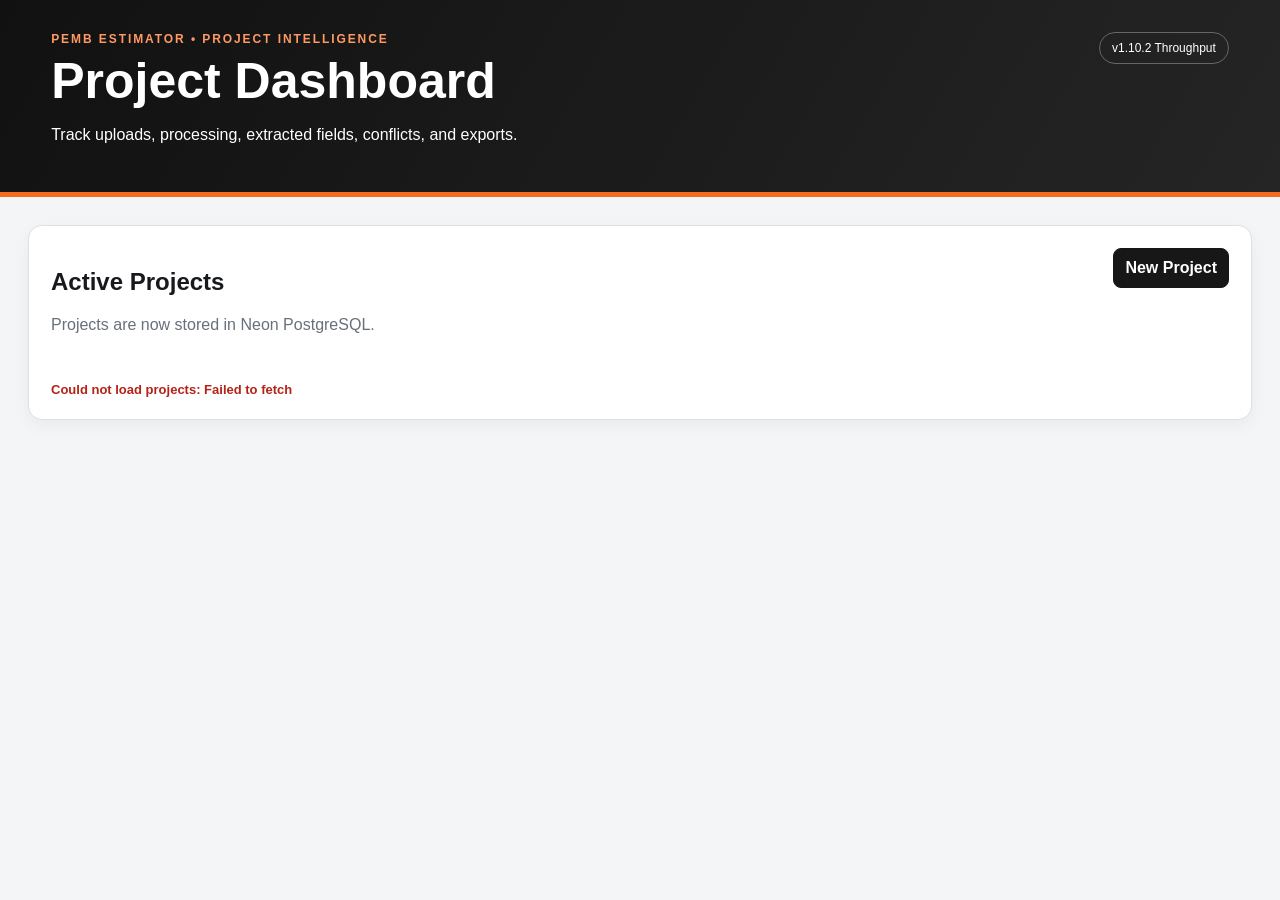
<file: frontend/index.html>
<!doctype html>
<html lang="en">
<head>
<meta charset="utf-8"><meta name="viewport" content="width=device-width,initial-scale=1">
<title>PEMB Projects</title><link rel="stylesheet" href="styles.css">
</head>
<body>
<header><div><div class="eyebrow">PEMB ESTIMATOR • PROJECT INTELLIGENCE</div><h1>Project Dashboard</h1><p>Track uploads, processing, extracted fields, conflicts, and exports.</p></div><div class="version">v1.10.2 Throughput</div></header>
<main>
<section class="panel">
<div class="toolbar"><div><h2>Active Projects</h2><p class="muted">Projects are now stored in Neon PostgreSQL.</p></div><button id="newProjectBtn">New Project</button></div>
<div id="projectForm" class="project-form hidden">
<label>Project Name<input id="name"></label><label>Customer<input id="customer"></label>
<label>Address<input id="address"></label><label>Bid Due<input id="bidDue" type="datetime-local"></label>
<div class="form-actions"><button id="saveProject">Create Project</button><button id="cancelProject" class="secondary">Cancel</button></div>
</div>
<div id="projectGrid" class="project-cards"></div>
<div id="dashboardMessage" class="analysis-status"></div>
</section>
</main>
<script src="dashboard.js"></script>
</body></html>
</file>
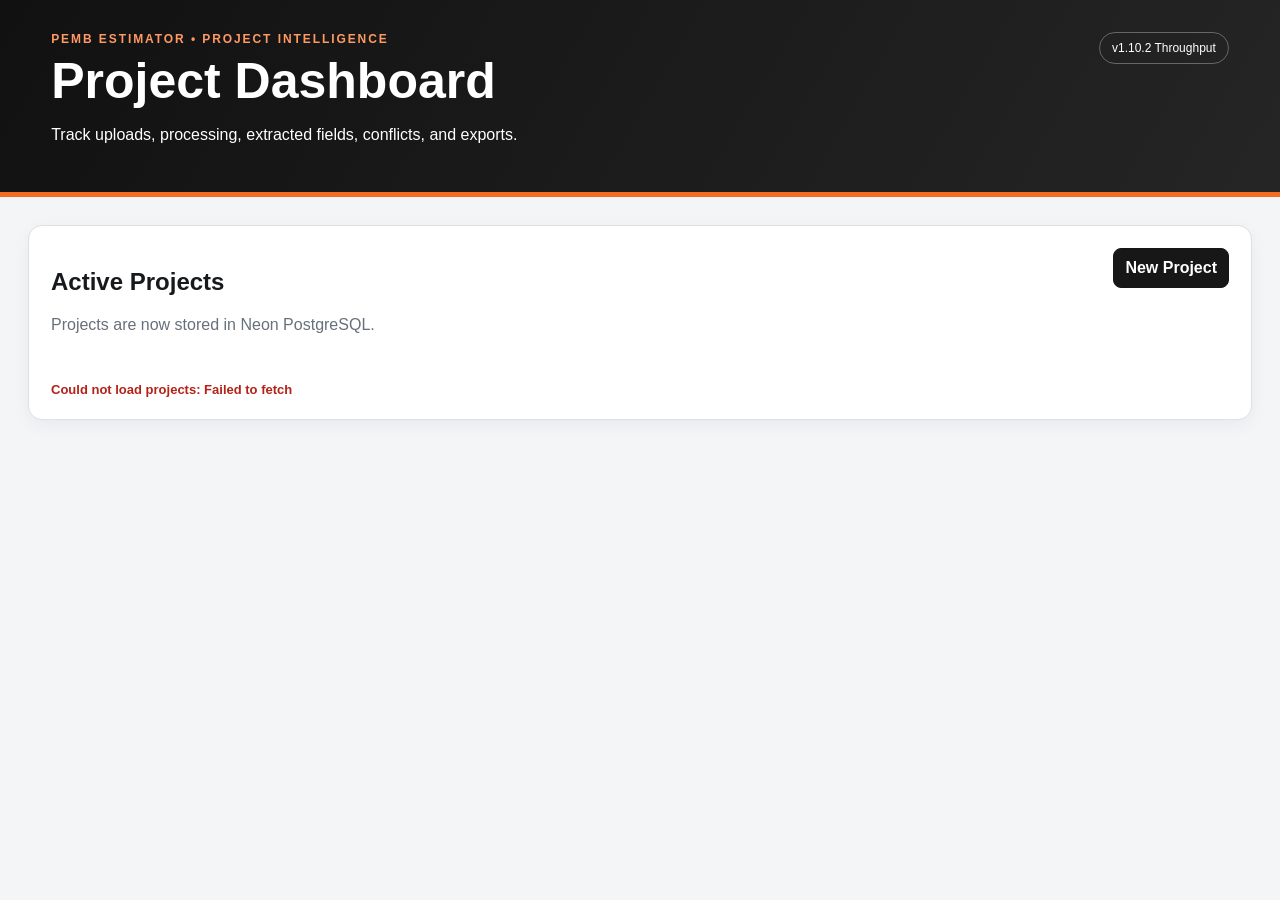
<file: frontend/project.html>
<!doctype html>
<html lang="en">
<head>
<meta charset="utf-8"><meta name="viewport" content="width=device-width,initial-scale=1">
<title>PEMB Estimator Review</title><link rel="stylesheet" href="styles.css">
</head>
<body>
<header><div><div class="eyebrow">PEMB ESTIMATOR • v1.10.2 THROUGHPUT</div><h1 id="projectTitle">Project Workspace</h1><p id="projectSubtitle">Loading project…</p></div><div><a class="button secondary" href="index.html">All Projects</a></div></header>
<main>
<section class="metrics">
<div class="metric"><span id="fileCount">0</span><small>Uploaded Files</small></div>
<div class="metric"><span id="fieldCount">0</span><small>Extracted Fields</small></div>
<div class="metric"><span id="conflictCount">0</span><small>Conflicts</small></div>
<div class="metric"><span id="missingCount">0</span><small>Missing Items</small></div>
<div class="metric"><span id="projectState">Draft</span><small>Project Status</small></div>
<div class="metric"><span id="pageCount">0</span><small>Indexed Pages</small></div>
<div class="metric"><span id="ocrCount">0</span><small>No Fields Found</small></div>
<div class="metric"><span id="reviewProgress">0%</span><small>Review Complete</small></div>
</section>

<section class="panel review-hero">
<div><h2>Estimator Review</h2><p class="muted">Review extracted values, resolve conflicts, and fill missing bid information. Click any field to inspect its source and edit it.</p></div>
<div class="review-actions"><button id="exportXlsx">Export Excel</button><button id="exportCsv" class="secondary">Export CSV</button><button id="exportZoho" class="secondary">Export Zoho CSV</button><button id="exportPdf" class="secondary">Export PDF</button><select id="categoryFilter"><option value="">All categories</option></select><select id="statusFilter"><option value="">All statuses</option><option value="review">Needs review</option><option value="accepted">Accepted</option><option value="conflict">Conflict</option></select></div>
</section>

<section>
<div class="panel">
<div class="toolbar"><div><h2>Project Data</h2><p class="muted">Source-backed PEMB estimating fields.</p></div><button id="refreshBtn" class="secondary">Refresh</button></div>
<div id="fieldCards" class="field-cards"></div>
</div>
</section>

<section class="panel">
<div class="toolbar"><div><h2>1. Upload Project Documents</h2><p class="muted">Specifications, drawings, addenda, insulation, and door information.</p></div><button id="clearFiles" class="secondary">Clear Selection</button></div>
<label class="dropzone" id="dropzone"><input id="fileInput" type="file" multiple accept=".pdf,.zip,.tif,.tiff,.png,.jpg,.jpeg,.docx,.xlsx,.dwg,.dxf"><strong>Drop project files here</strong><span>Division 05 and 13 are primary; relevant insulation, doors, architectural, and structural documents are also supported.</span></label>
<div class="upload-toolbar"><span class="muted">16 MB multipart upload</span><button id="uploadBtn">Upload Selected Files</button></div>
<div id="pendingFiles" class="file-list"></div><div id="uploadMessage" class="analysis-status"></div>
</section>
<section class="panel"><div class="toolbar"><div><h2>2. Uploaded Files</h2><p class="muted">Persistent source files associated with this project.</p></div></div><div id="storedFiles" class="stored-list"></div></section>
<section class="panel"><div class="toolbar"><div><h2>3. Processing</h2><p class="muted">Run analysis after all source files are uploaded.</p></div><button id="analyzeBtn">Start Analysis</button></div><div id="jobs" class="jobs empty">No processing jobs yet.</div><div id="jobMessage" class="analysis-status"></div><div class="analysis-grid"><div><h3>Inspection Summary</h3><div id="inspectionSummary" class="summary-list muted"></div></div><div><h3>Activity</h3><div id="activityFeed" class="activity-feed muted"></div></div></div></section>
</main>

<div id="fieldDrawer" class="drawer hidden" aria-hidden="true"><div class="drawer-backdrop" id="drawerBackdrop"></div><div class="drawer-panel"><div class="drawer-head"><div><div class="eyebrow">FIELD REVIEW</div><h2 id="drawerFieldName">Field</h2></div><button id="closeDrawer" class="secondary">Close</button></div><label>Value<textarea id="drawerValue" rows="3"></textarea></label><label>Status<select id="drawerStatus"><option value="review">Needs review</option><option value="accepted">Accepted</option><option value="conflict">Conflict</option><option value="not_applicable">Not applicable</option></select></label><div class="source-box"><strong>Source</strong><div id="drawerSource"></div><blockquote id="drawerExcerpt"></blockquote></div><button id="saveField">Save Field</button><div id="drawerMessage" class="analysis-status"></div></div></div>
<script src="project.js"></script>
</body></html>
</file>
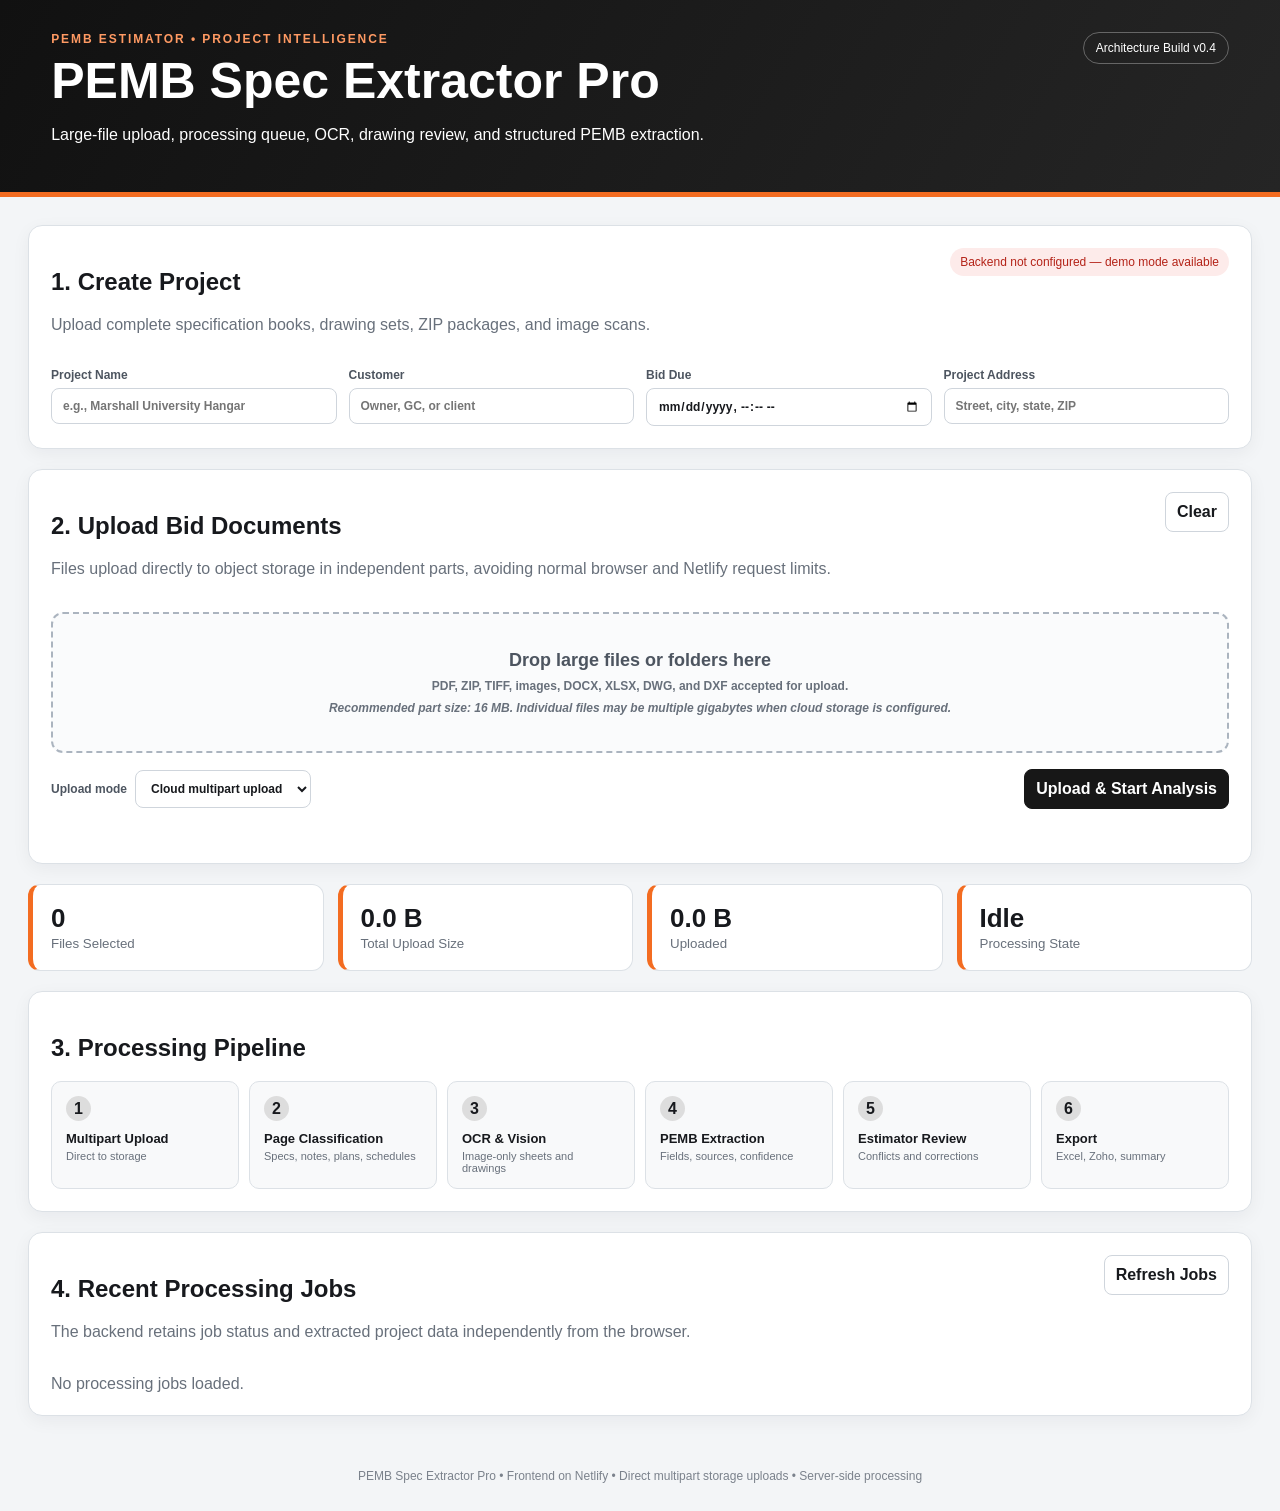
<file: frontend/upload.html>
<!doctype html>
<html lang="en">
<head>
  <meta charset="utf-8">
  <meta name="viewport" content="width=device-width,initial-scale=1">
  <title>PEMB Spec Extractor Pro</title>
  <link rel="stylesheet" href="styles.css">
</head>
<body>
<header>
  <div>
    <div class="eyebrow">PEMB ESTIMATOR • PROJECT INTELLIGENCE</div>
    <h1>PEMB Spec Extractor Pro</h1>
    <p>Large-file upload, processing queue, OCR, drawing review, and structured PEMB extraction.</p>
  </div>
  <div class="version">Architecture Build v0.4</div>
</header>

<main>
  <section class="panel">
    <div class="toolbar">
      <div>
        <h2>1. Create Project</h2>
        <p class="muted">Upload complete specification books, drawing sets, ZIP packages, and image scans.</p>
      </div>
      <div class="api-status" id="apiStatus">Checking processing service…</div>
    </div>
    <div class="project-grid">
      <label>Project Name<input id="projectName" placeholder="e.g., Marshall University Hangar"></label>
      <label>Customer<input id="customerName" placeholder="Owner, GC, or client"></label>
      <label>Bid Due<input id="bidDue" type="datetime-local"></label>
      <label>Project Address<input id="projectAddress" placeholder="Street, city, state, ZIP"></label>
    </div>
  </section>

  <section class="panel">
    <div class="toolbar">
      <div>
        <h2>2. Upload Bid Documents</h2>
        <p class="muted">Files upload directly to object storage in independent parts, avoiding normal browser and Netlify request limits.</p>
      </div>
      <button id="clearFiles" class="secondary">Clear</button>
    </div>

    <label class="dropzone" id="dropzone">
      <input id="fileInput" type="file" multiple
        accept=".pdf,.zip,.tif,.tiff,.png,.jpg,.jpeg,.docx,.xlsx,.dwg,.dxf">
      <strong>Drop large files or folders here</strong>
      <span>PDF, ZIP, TIFF, images, DOCX, XLSX, DWG, and DXF accepted for upload.</span>
      <span class="limit-note">Recommended part size: 16 MB. Individual files may be multiple gigabytes when cloud storage is configured.</span>
    </label>

    <div class="upload-toolbar">
      <div>
        <label class="inline">Upload mode
          <select id="uploadMode">
            <option value="cloud">Cloud multipart upload</option>
            <option value="demo">Local demonstration</option>
          </select>
        </label>
      </div>
      <button id="startUpload">Upload & Start Analysis</button>
    </div>

    <div id="fileList" class="file-list"></div>
    <div id="overallStatus" class="analysis-status"></div>
  </section>

  <section class="metrics">
    <div class="metric"><span id="fileCount">0</span><small>Files Selected</small></div>
    <div class="metric"><span id="totalSize">0 MB</span><small>Total Upload Size</small></div>
    <div class="metric"><span id="uploadedSize">0 MB</span><small>Uploaded</small></div>
    <div class="metric"><span id="jobState">Idle</span><small>Processing State</small></div>
  </section>

  <section class="panel">
    <h2>3. Processing Pipeline</h2>
    <div class="pipeline">
      <div class="stage" data-stage="upload"><b>1</b><span>Multipart Upload</span><small>Direct to storage</small></div>
      <div class="stage" data-stage="classify"><b>2</b><span>Page Classification</span><small>Specs, notes, plans, schedules</small></div>
      <div class="stage" data-stage="ocr"><b>3</b><span>OCR & Vision</span><small>Image-only sheets and drawings</small></div>
      <div class="stage" data-stage="extract"><b>4</b><span>PEMB Extraction</span><small>Fields, sources, confidence</small></div>
      <div class="stage" data-stage="review"><b>5</b><span>Estimator Review</span><small>Conflicts and corrections</small></div>
      <div class="stage" data-stage="export"><b>6</b><span>Export</span><small>Excel, Zoho, summary</small></div>
    </div>
  </section>

  <section class="panel">
    <div class="toolbar">
      <div>
        <h2>4. Recent Processing Jobs</h2>
        <p class="muted">The backend retains job status and extracted project data independently from the browser.</p>
      </div>
      <button id="refreshJobs" class="secondary">Refresh Jobs</button>
    </div>
    <div id="jobs" class="jobs empty">No processing jobs loaded.</div>
  </section>
</main>

<footer>PEMB Spec Extractor Pro • Frontend on Netlify • Direct multipart storage uploads • Server-side processing</footer>
<script src="app.js"></script>
</body>
</html>
</file>
<file: frontend/styles.css>
:root{--bg:#f3f5f7;--panel:#fff;--ink:#17191d;--muted:#68707b;--line:#dce1e6;--orange:#f36c21;--dark:#171717;--green:#197a42;--red:#b42318;--blue:#2368a2}
*{box-sizing:border-box}body{margin:0;font-family:Inter,Arial,sans-serif;background:var(--bg);color:var(--ink)}
header{background:linear-gradient(120deg,#111,#252525);color:#fff;padding:32px max(4vw,28px);display:flex;justify-content:space-between;gap:20px;border-bottom:5px solid var(--orange)}
h1{font-size:clamp(30px,4vw,50px);margin:6px 0 8px}.eyebrow{font-size:12px;letter-spacing:.16em;color:#ff9a63;font-weight:800}.version{border:1px solid #666;border-radius:999px;padding:8px 12px;height:max-content;font-size:12px}
main{max-width:1500px;margin:0 auto;padding:28px}.panel{background:#fff;border:1px solid var(--line);border-radius:14px;padding:22px;margin-bottom:20px;box-shadow:0 5px 18px rgba(20,25,30,.05)}
.toolbar{display:flex;justify-content:space-between;gap:18px;align-items:flex-start;margin-bottom:18px}.muted{color:var(--muted)}
.project-grid{display:grid;grid-template-columns:repeat(4,1fr);gap:12px}label{font-size:12px;font-weight:700;color:#4d5560}input,select,button{font:inherit;border:1px solid #cfd5dc;border-radius:8px;padding:10px 11px;background:#fff;color:var(--ink)}label input{width:100%;display:block;margin-top:6px}
button{cursor:pointer;background:var(--dark);color:#fff;border-color:var(--dark);font-weight:700}.secondary{background:#fff;color:var(--ink);border-color:#cfd5dc}
.api-status{font-size:12px;padding:7px 10px;border-radius:999px;background:#fff3df;color:#986000}.api-status.online{background:#e6f5eb;color:var(--green)}.api-status.offline{background:#fdebea;color:var(--red)}
.dropzone{border:2px dashed #abb4bf;border-radius:12px;padding:36px;text-align:center;display:flex;flex-direction:column;gap:8px;cursor:pointer;background:#fafbfc}.dropzone.drag{border-color:var(--orange);background:#fff6f0}.dropzone input{display:none}.dropzone strong{font-size:18px}.dropzone span{font-size:12px;color:var(--muted)}.limit-note{font-style:italic}
.upload-toolbar{display:flex;justify-content:space-between;align-items:center;margin-top:16px}.inline{display:flex;align-items:center;gap:8px}.inline select{margin:0}
.file-list{margin-top:18px;display:grid;gap:10px}.file-row{border:1px solid var(--line);border-radius:10px;padding:12px}.file-head{display:flex;justify-content:space-between;gap:12px}.file-name{font-weight:700}.file-meta{font-size:12px;color:var(--muted)}.progress{height:9px;background:#edf0f3;border-radius:999px;overflow:hidden;margin-top:10px}.progress>div{height:100%;width:0;background:var(--orange);transition:width .2s}.file-status{font-size:12px;color:var(--muted);margin-top:7px}
.analysis-status{font-size:13px;margin-top:14px}.analysis-status.success{color:var(--green);font-weight:700}.analysis-status.error{color:var(--red);font-weight:700}
.metrics{display:grid;grid-template-columns:repeat(4,1fr);gap:14px;margin-bottom:20px}.metric{background:#fff;border:1px solid var(--line);border-left:5px solid var(--orange);border-radius:12px;padding:18px}.metric span{display:block;font-weight:800;font-size:26px}.metric small{color:var(--muted)}
.pipeline{display:grid;grid-template-columns:repeat(6,1fr);gap:10px;margin-top:16px}.stage{padding:14px;border:1px solid var(--line);border-radius:10px;background:#f8f9fa}.stage b{display:inline-grid;place-items:center;width:25px;height:25px;border-radius:50%;background:#ddd;margin-bottom:10px}.stage span,.stage small{display:block}.stage span{font-weight:800;font-size:13px}.stage small{color:var(--muted);font-size:11px;margin-top:4px}.stage.active{border-color:var(--orange);background:#fff6f0}.stage.done{border-color:#8bc99f;background:#edf8f1}.stage.done b{background:var(--green);color:#fff}
.jobs.empty{color:var(--muted)}.job-card{border:1px solid var(--line);border-radius:10px;padding:14px;margin-top:10px;display:grid;grid-template-columns:1fr auto;gap:12px}.job-title{font-weight:800}.job-details{font-size:12px;color:var(--muted);margin-top:5px}.badge{font-size:11px;border-radius:999px;padding:6px 8px;background:#eef1f4;height:max-content}
footer{text-align:center;padding:5px 20px 28px;color:#7b828c;font-size:12px}
@media(max-width:1000px){.project-grid{grid-template-columns:repeat(2,1fr)}.pipeline{grid-template-columns:repeat(3,1fr)}}@media(max-width:650px){header,.toolbar,.upload-toolbar{flex-direction:column}.project-grid,.metrics,.pipeline{grid-template-columns:1fr}}

.hidden{display:none!important}.project-form{display:grid;grid-template-columns:repeat(4,1fr);gap:12px;background:#f7f8fa;border:1px solid var(--line);padding:16px;border-radius:10px;margin-bottom:18px}
.project-form label input{width:100%;display:block;margin-top:6px}.form-actions{grid-column:1/-1;display:flex;gap:8px}
.project-cards{display:grid;grid-template-columns:repeat(3,1fr);gap:14px}.project-card{border:1px solid var(--line);border-radius:12px;padding:16px;background:#fff}.project-card-head{display:flex;justify-content:space-between;gap:12px}.project-card h3{margin:0 0 5px}.project-card p{color:var(--muted);font-size:13px}.project-stats{display:flex;gap:18px;margin:18px 0}.project-stats span{font-size:12px;color:var(--muted)}.project-stats b{display:block;font-size:20px;color:var(--ink)}.project-meta{font-size:12px;color:var(--muted)}
@media(max-width:900px){.project-cards{grid-template-columns:1fr}.project-form{grid-template-columns:1fr}}

.project-card{cursor:pointer;transition:transform .15s,box-shadow .15s}.project-card:hover{transform:translateY(-2px);box-shadow:0 9px 24px rgba(20,25,30,.09)}
.button{display:inline-block;text-decoration:none;border:1px solid #cfd5dc;border-radius:8px;padding:10px 12px;font-weight:700;font-size:13px}
.stored-list{display:grid;gap:9px}.stored-file{display:flex;justify-content:space-between;gap:12px;align-items:center;border:1px solid var(--line);border-radius:9px;padding:12px}
.analysis-grid{display:grid;grid-template-columns:1fr 1fr;gap:18px;margin-top:20px;padding-top:18px;border-top:1px solid #dfe5ec}.analysis-grid h3{margin:0 0 10px}.summary-list{display:flex;flex-wrap:wrap;gap:8px}.summary-chip{background:#f3f6f8;border:1px solid #dbe2e8;border-radius:999px;padding:7px 10px;font-size:.86rem}.activity-feed{display:grid;gap:8px;max-height:280px;overflow:auto}.activity-item{display:grid;gap:3px;border-left:3px solid #20242a;padding:7px 10px;background:#f8fafb}.activity-item span{font-size:.88rem}.activity-item small{color:#68727d}.job-main{flex:1}.job-progress{margin-top:8px;max-width:520px}@media(max-width:800px){.analysis-grid{grid-template-columns:1fr}.metrics{grid-template-columns:repeat(2,1fr)}}
/* v1.3 Estimator Review Alpha */
.review-hero{display:flex;justify-content:space-between;align-items:center;gap:20px}.review-hero h2{margin:0 0 6px}.review-actions{display:flex;gap:8px}.review-layout{display:grid;grid-template-columns:minmax(0,2.2fr) minmax(280px,.8fr);gap:20px}.sticky-panel{position:sticky;top:18px}.field-cards{display:grid;grid-template-columns:repeat(2,minmax(0,1fr));gap:12px}.field-card{text-align:left;background:#fff;color:var(--ink);border:1px solid var(--line);border-left:5px solid #aeb6bf;border-radius:11px;padding:15px;min-height:130px}.field-card:hover{box-shadow:0 8px 22px rgba(20,25,30,.09);transform:translateY(-1px)}.field-card.status-accepted{border-left-color:var(--green)}.field-card.status-conflict{border-left-color:var(--red);background:#fff8f7}.field-card-top{display:flex;justify-content:space-between;gap:10px;margin-bottom:10px}.field-category{font-size:11px;text-transform:uppercase;letter-spacing:.08em;color:var(--muted)}.status-pill{font-size:10px;border-radius:999px;background:#edf0f3;padding:5px 7px}.field-value{font-size:20px;font-weight:800;margin:9px 0}.field-meta{font-size:11px;color:var(--muted);line-height:1.45}.readiness-bar{height:12px;border-radius:999px;background:#edf0f3;overflow:hidden;margin:10px 0}.readiness-bar>div{height:100%;background:var(--green);transition:width .25s}.checklist{display:grid;gap:8px;margin-bottom:20px}.check-item{display:flex;align-items:center;gap:10px;text-align:left;background:#fff;color:var(--ink);border:1px solid var(--line);padding:10px}.check-item span{display:grid;place-items:center;width:25px;height:25px;border-radius:50%;font-weight:900;background:#fff1e7;color:#a7460f}.check-item.conflict span{background:#fdebea;color:var(--red)}.check-item small{display:block;color:var(--muted);margin-top:3px}.check-ok{font-size:13px;color:var(--green);padding:10px;background:#edf8f1;border-radius:8px}.drawer{position:fixed;inset:0;z-index:1000}.drawer-backdrop{position:absolute;inset:0;background:rgba(0,0,0,.48)}.drawer-panel{position:absolute;right:0;top:0;height:100%;width:min(520px,94vw);background:#fff;padding:26px;box-shadow:-12px 0 35px rgba(0,0,0,.18);overflow:auto}.drawer-head{display:flex;justify-content:space-between;gap:12px;align-items:flex-start;margin-bottom:24px}.drawer-head h2{margin:5px 0}.drawer-panel label{display:block;margin-bottom:16px}.drawer-panel textarea,.drawer-panel select{display:block;width:100%;margin-top:7px}.source-box{border:1px solid var(--line);background:#f7f9fa;border-radius:10px;padding:14px;margin-bottom:18px}.source-box blockquote{margin:12px 0 0;border-left:3px solid var(--orange);padding-left:12px;color:#4e5660;font-size:13px;line-height:1.5}.empty-state{grid-column:1/-1;padding:30px;text-align:center;color:var(--muted);border:1px dashed var(--line);border-radius:10px}
@media(max-width:1050px){.review-layout{grid-template-columns:1fr}.sticky-panel{position:static}}@media(max-width:720px){.field-cards{grid-template-columns:1fr}.review-hero,.review-actions{flex-direction:column;align-items:stretch}.metrics{grid-template-columns:repeat(2,1fr)}}

.release-badge{display:inline-block;margin-left:.55rem;padding:.18rem .5rem;border-radius:999px;background:#e66a2c;color:#fff;font-size:.68rem;letter-spacing:.04em;vertical-align:middle}
</file>
